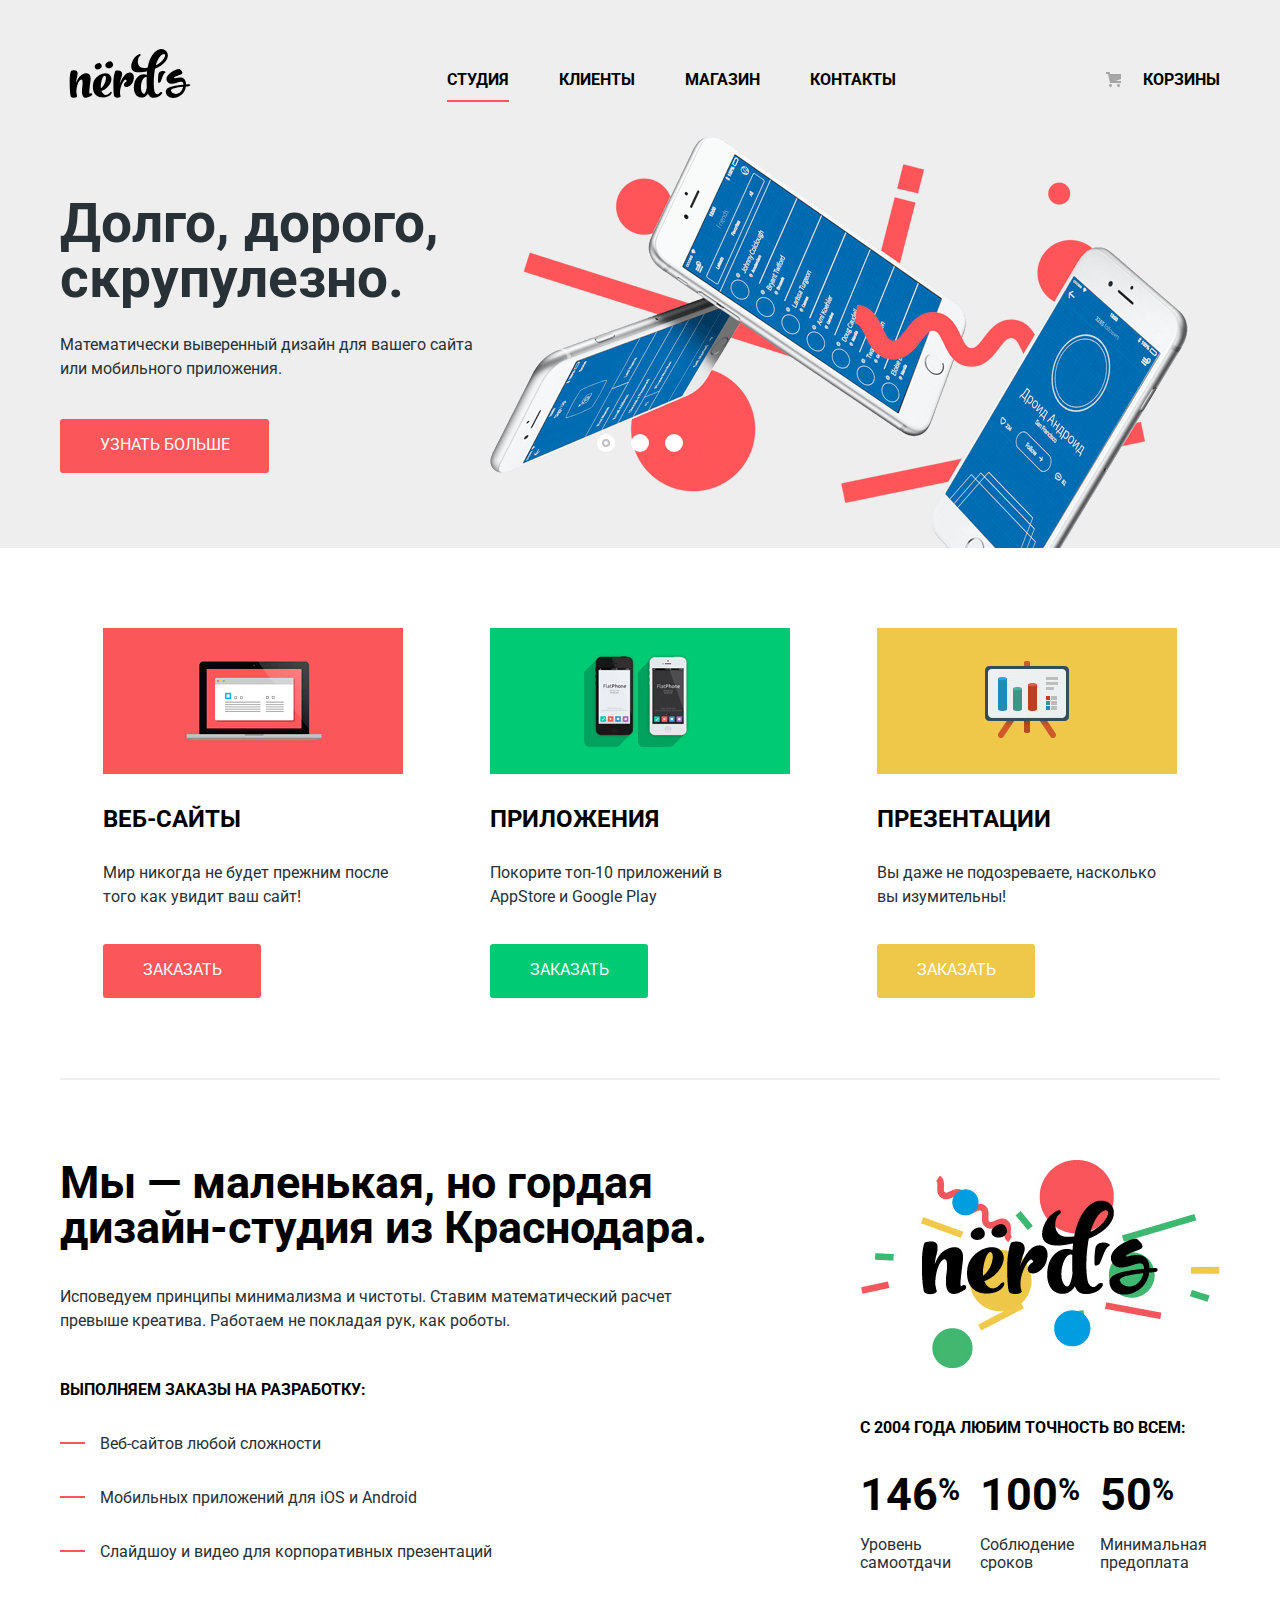
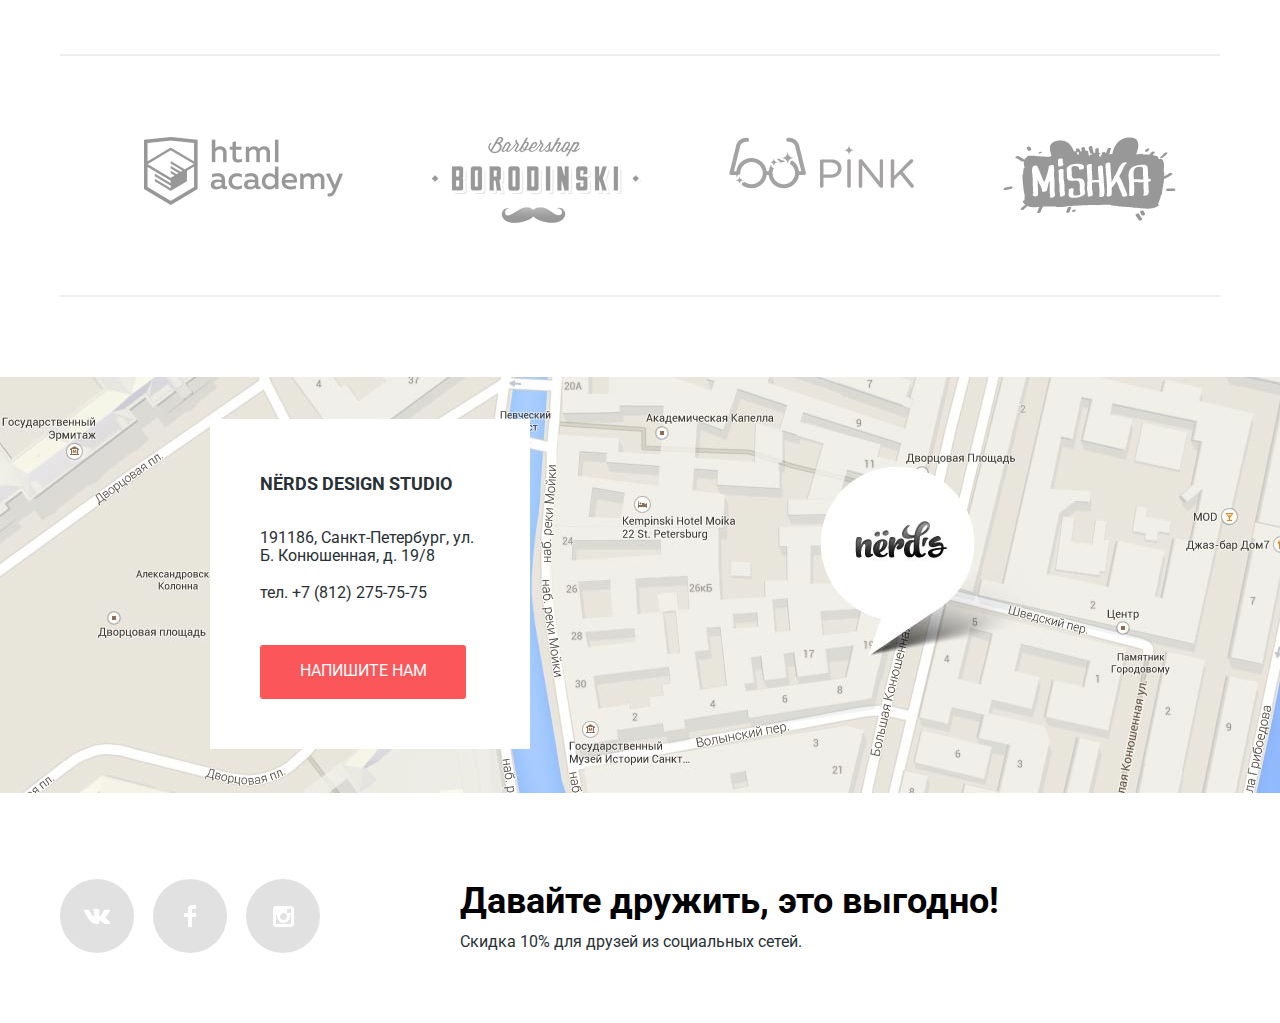
<file: index.html>
<!DOCTYPE html>
<html lang="ru">
<head>
	<meta charset="UTF-8">
	<title>Nerds-главная</title>
	<link rel="shortcut icon" href="img/favicon/favicon.ico" type="image/x-icon">
	<link href="https://fonts.googleapis.com/css?family=Roboto:400,500,700&amp;subset=cyrillic" rel="stylesheet">
	<link rel="stylesheet" href="css/normalize.css">
	<link rel="stylesheet" href="css/style.css">
</head>
<body>
	<header class="main-header">
		<div class="container">
			<nav class="main-navigation">
				<a href="" class="main-header-logo">
					<img src="img/logo/nerds-logo.svg" width="140" height="49" alt="Логотип Nerds">
				</a>
				<ul class="site-navigation">
					<li class="navigation-item current-page"><a href="index.html">Студия</a></li>
					<li class="navigation-item"><a href="#">Клиенты</a></li>
					<li class="navigation-item"><a href="shop.html">Магазин</a></li>
					<li class="navigation-item"><a href="#">Контакты</a></li>
				</ul>
				<ul class="cart-navigation">
					<li><a href="#" class="cart-link">Корзины</a></li>
				</ul>
			</nav>
		</div>
		<section class="features">
			<div class="container">
				<h1 class="visually-hidden">Преимущества</h1>
		<!--***************************************************
							Слайдер
		****************************************************-->
		<section class="slider">
			<div class="slider-controls">
				<i class="active"></i>
				<i></i>
				<i></i>
			</div>
			<ul class="slider-list">
				<li class="slider-item">
					<h3 class="slider-item-title">Долго, дорого,<br> скрупулезно.</h3>
					<p class="slider-item-discr">Математически выверенный дизайн для вашего сайта или мобильного приложения.</p>
					<a href="" class="button">Узнать больше</a>
				</li>
				<li class="slider-item">
					<h3 class="slider-item-title">Любим математику как никто другой</h3>
					<p class="slider-item-discr">Никакого креатива, только математические формулы для расчета идеальных пропорций.</p>
					<a href="" class="button">Узнать больше</a>
				</li>
				<li class="slider-item">
					<h3 class="slider-item-title">Только ночь, только хардкор</h3>
					<p class="slider-item-discr">Работать днем, как все? Мы против этого. Ближе к полуночи работа только начинается.</p>
					<a href="" class="button">Узнать больше</a>
				</li>
			</ul>
		</section>
			</div>
		</section>
	</header>
	<main class="container">
	<!--***************************************************
						Продукты
	****************************************************-->
		<section class="product">
			<h2 class="visually-hidden">Продукты магазина</h2>
			<ul class="product-list">
				<li class="product-item">
					<img src="img/order/illustration-1.png" width="300" height="146" alt="Веб-сайты" class="product-item-img">
					<h3 class="product-item__title">Веб-сайты</h3>
					<p class="product-item__descr">Мир никогда не будет прежним после того как увидит ваш сайт!</p>
					<a href="" class="button">Заказать</a>
				</li>
				<li class="product-item">
					<img src="img/order/illustration-2.png" width="300" height="146" alt="Приложения" class="product-item-img">
					<h3 class="product-item__title">Приложения</h3>
					<p class="product-item__descr">Покорите топ-10 приложений в AppStore и Google Play</p>
					<a href="" class="button button__green">Заказать</a>
				</li>
				<li class="product-item">
					<img src="img/order/illustration-3.png" width="300" height="146" alt="Презентации" class="product-item-img">
					<h3 class="product-item__title">Презентации</h3>
					<p class="product-item__descr">Вы даже не подозреваете, насколько вы изумительны!</p>
					<a href="" class="button button__yellow">Заказать</a>
				</li>
			</ul>
		</section>
		<!--***************************************************
							Описание компании
		****************************************************-->
		<section class="definition">
			<h2 class="visually-hidden">Описание компании</h2>
			<div class="index-columns">
					<div class="index-column__left">
					<h3 class="definition-title">Мы — маленькая, но гордая дизайн-студия из Краснодара.</h3>
					<p class="definition-descr">Исповедуем принципы минимализма и чистоты. Ставим математический расчет превыше креатива. Работаем не покладая рук, как роботы.</p>
					<p class="definition-text">Выполняем заказы на разработку:</p>
					<ul class="definition-list">
						<li class="definition-item"><span class="definition-item__line"></span>Веб-сайтов любой сложности</li>
						<li class="definition-item"><span class="definition-item__line"></span>Мобильных приложений для iOS и Android</li>
						<li class="definition-item"><span class="definition-item__line"></span>Слайдшоу и видео для корпоративных презентаций</li>
					</ul>
				</div>
				<div class="index-column__right">
					<img src="img/logo/nerds-illustration.png" width="360" height="208" alt="Логтип компании Nerds" class="definition-logo">
					<p class="definition-text__right">с 2004 года Любим точность во всем:</p>
					<ul class="definition-list__right">
						<li class="definition-item__right"><span class="definition-item__big">146<small>%</small><br></span>Уровень самоотдачи</li>
						<li class="definition-item__right"><span class="definition-item__big">100<small>%</small><br></span>Соблюдение  сроков</li>
						<li class="definition-item__right"><span class="definition-item__big">50<small>%</small><br></span>Минимальная предоплата</li>
					</ul>
				</div>
			</div>
		</section>
	<!--***************************************************
						Наши клиенты
	****************************************************-->	
		<section class="client">
			<h3 class="visually-hidden">Наши клиенты</h3>
			<ul class="client-list">
				<li class="client-item"><a href="#"><img src="img/partners/logo-1.png" alt=""></a><span class="visually-hidden">HTML academy</span></li>
				<li class="client-item"><a href="#"><img src="img/partners/logo-2.png" alt=""></a><span class="visually-hidden">Барбершоп «бородинский»</span></li>
				<li class="client-item"><a href="#"><img src="img/partners/logo-3.png" alt=""></a><span class="visually-hidden">Pink</span></li>
				<li class="client-item"><a href="#"><img src="img/partners/logo-4.png" alt=""></a><span class="visually-hidden">Mishka</span></li>
			</ul>
		</section>
	</main>
	<!--***************************************************
						Начало футера
	****************************************************-->	
	<footer>
	<!--***************************************************
						Карта
	****************************************************-->	
		<section class="map">
				<iframe src="https://www.google.com/maps/embed?pb=!1m18!1m12!1m3!1d1998.6037872533252!2d30.3208587160895!3d59.938716481876185!2m3!1f0!2f0!3f0!3m2!1i1024!2i768!4f13.1!3m3!1m2!1s0x4696310fca145cc1%3A0x42b32648d8238007!2z0JHQvtC70YzRiNCw0Y8g0JrQvtC90Y7RiNC10L3QvdCw0Y8g0YPQuy4sIDE5LzgsINCh0LDQvdC60YIt0J_QtdGC0LXRgNCx0YPRgNCzLCAxOTExODY!5e0!3m2!1sru!2sru!4v1555792383101!5m2!1sru!2sru" width="100%" height="416" frameborder="0" style="border:0" allowfullscreen></iframe>
			<div class="contact">
				<h3 class="contact-title">NЁRDS DESIGN STUDIO</h3>
				<p class="contact-address">191186, Санкт-Петербург, ул. Б. Конюшенная, д. 19/8</p>
				<p class="contact-tel">тел. +7 (812) 275-75-75</p>
				<a href="#" class="button">Напишите нам</a>
			</div>
		</section>
		<!--***************************************************
							Социальные иконки
		****************************************************-->	
		<section class="footer container">
			<div class="footer-social">
				<ul class="social-list">
					<li class="social-item"><a href="#" class="social-button"><span class="visually-hidden">Вконтакте</span>
						<svg version="1.1" id="Layer_1" xmlns="http://www.w3.org/2000/svg" xmlns:xlink="http://www.w3.org/1999/xlink" x="0px" y="0px"width="26px" height="15px" viewBox="0 0 26 15" enable-background="new 0 0 26 15" xml:space="preserve">
							<path fill="#FFFFFF" d="M16.138,11.51c0.956-0.309,2.18,2.04,3.483,2.939c0.978,0.681,1.727,0.534,1.727,0.534l3.473-0.05
							c0,0,1.815-0.112,0.957-1.554c-0.071-0.12-0.503-1.069-2.585-3.022c-2.177-2.043-1.882-1.712,0.739-5.244
							c1.597-2.153,2.236-3.468,2.036-4.028c-0.192-0.539-1.365-0.399-1.365-0.399L20.69,0.713c-0.381,0.001-0.704,0.119-0.851,0.515
							c-0.003,0.004-0.621,1.666-1.445,3.079c-1.741,2.989-2.436,3.148-2.724,2.961c-0.661-0.433-0.494-1.737-0.494-2.664
							c0-2.897,0.432-4.105-0.846-4.417c-0.427-0.104-0.739-0.172-1.828-0.182c-1.392-0.021-2.574,0-3.244,0.329
							c-0.445,0.223-0.786,0.712-0.579,0.74c0.26,0.035,0.843,0.16,1.155,0.586c0.401,0.552,0.389,1.789,0.389,1.789
							s0.229,3.411-0.54,3.834c-0.528,0.29-1.25-0.302-2.803-3.016C6.087,2.879,5.488,1.345,5.488,1.345S5.372,1.06,5.162,0.904
							C4.912,0.719,4.562,0.66,4.562,0.66L0.848,0.684c0,0-0.558,0.016-0.763,0.262C-0.097,1.164,0.07,1.614,0.07,1.614
							s2.909,6.881,6.203,10.347c3.02,3.182,6.452,2.971,6.452,2.971h1.555c0,0,0.469-0.054,0.709-0.312
							c0.224-0.24,0.214-0.691,0.214-0.691S15.172,11.82,16.138,11.51z"/>
						</svg></a>
					</li>
					<li class="social-item"><a href="#" class="social-button"><span class="visually-hidden">Фейсбук</span><svg version="1.1" id="Layer_2" xmlns="http://www.w3.org/2000/svg" xmlns:xlink="http://www.w3.org/1999/xlink" x="0px" y="0px"
						 width="12px" height="22px" viewBox="0 0 12 22" enable-background="new 0 0 12 22" xml:space="preserve">
					<path fill="#FFFFFF" d="M12,4V0H8C5.791,0,4,1.791,4,4v4H0v4h4v10h4V12h4V8H8V4H12z"/>
					</svg>
					</a>
					</li>
					<li class="social-item"><a href="#" class="social-button"><span class="visually-hidden">Инстаграм</span><svg version="1.1" id="Layer_1" xmlns="http://www.w3.org/2000/svg" xmlns:xlink="http://www.w3.org/1999/xlink" x="0px" y="0px"
					 width="21px" height="21px" viewBox="0 0 21 21" enable-background="new 0 0 21 21" xml:space="preserve">
					<path fill="#FFFFFF" d="M18,0H3C1.35,0,0,1.35,0,3v15c0,1.65,1.35,3,3,3h15c1.65,0,3-1.35,3-3V3C21,1.35,19.65,0,18,0z M10.5,7
						c1.93,0,3.5,1.57,3.5,3.5S12.43,14,10.5,14S7,12.43,7,10.5S8.57,7,10.5,7z M18,18H3V9h1.181C4.067,9.482,4,9.983,4,10.5
						c0,3.59,2.91,6.5,6.5,6.5s6.5-2.91,6.5-6.5c0-0.517-0.066-1.018-0.181-1.5H18V18z M18,7h-4V3h4V7z"/>
				</svg>
				</a>
				</li>
				</ul>
			</div>
		<!--***************************************************
							Текст Футера
		****************************************************-->	
			<div class="footer-text">
				<h3 class="footer-title">Давайте дружить, это выгодно!</h3>
				<p class="footer-discr">Скидка 10% для друзей из социальных сетей.</p>
			</div>
		</section>
	</footer>
		<!--***************************************************
							Текст Футера
		****************************************************-->	

	<section class="modal hidden-block">
		<div class="modal-block">
			<h2 class="modal-title">Напишите нам</h2>
			<form action="post" class="feedback-form">
				<div class="modal-wrap">
					<p class="modal-info">
						<label for="user-name" class="modal-label">Ваше имя:</label>
						<input type="text" id="user-name" name="name" placeholder="Имя Фамилия" class="madal-input">
					</p>
					<p class="modal-info">
						<label for="user-email" class="modal-label">Ваш e-mail:</label>
						<input type="email" id="user-email" name="email" placeholder="email@example.com" class="madal-input">
					</p>
				</div>
				<p>
					<label for="user-text" class="modal-label">Текст письма:</label>
					<textarea name="text" id="user-text" cols="30" rows="5" class="modal-textarea" placeholder="В свободной форме"></textarea>
				</p>
				<button class="button botton-modal" type="submit">Отправить</button>
			</form>
			<button class="button-close" type="button"><span class="visually-hidden">Закрыть</span></button>
		</div>
	</section>
	<div class="modal-overlay hidden-block"></div>
</body>
</html>
</file>
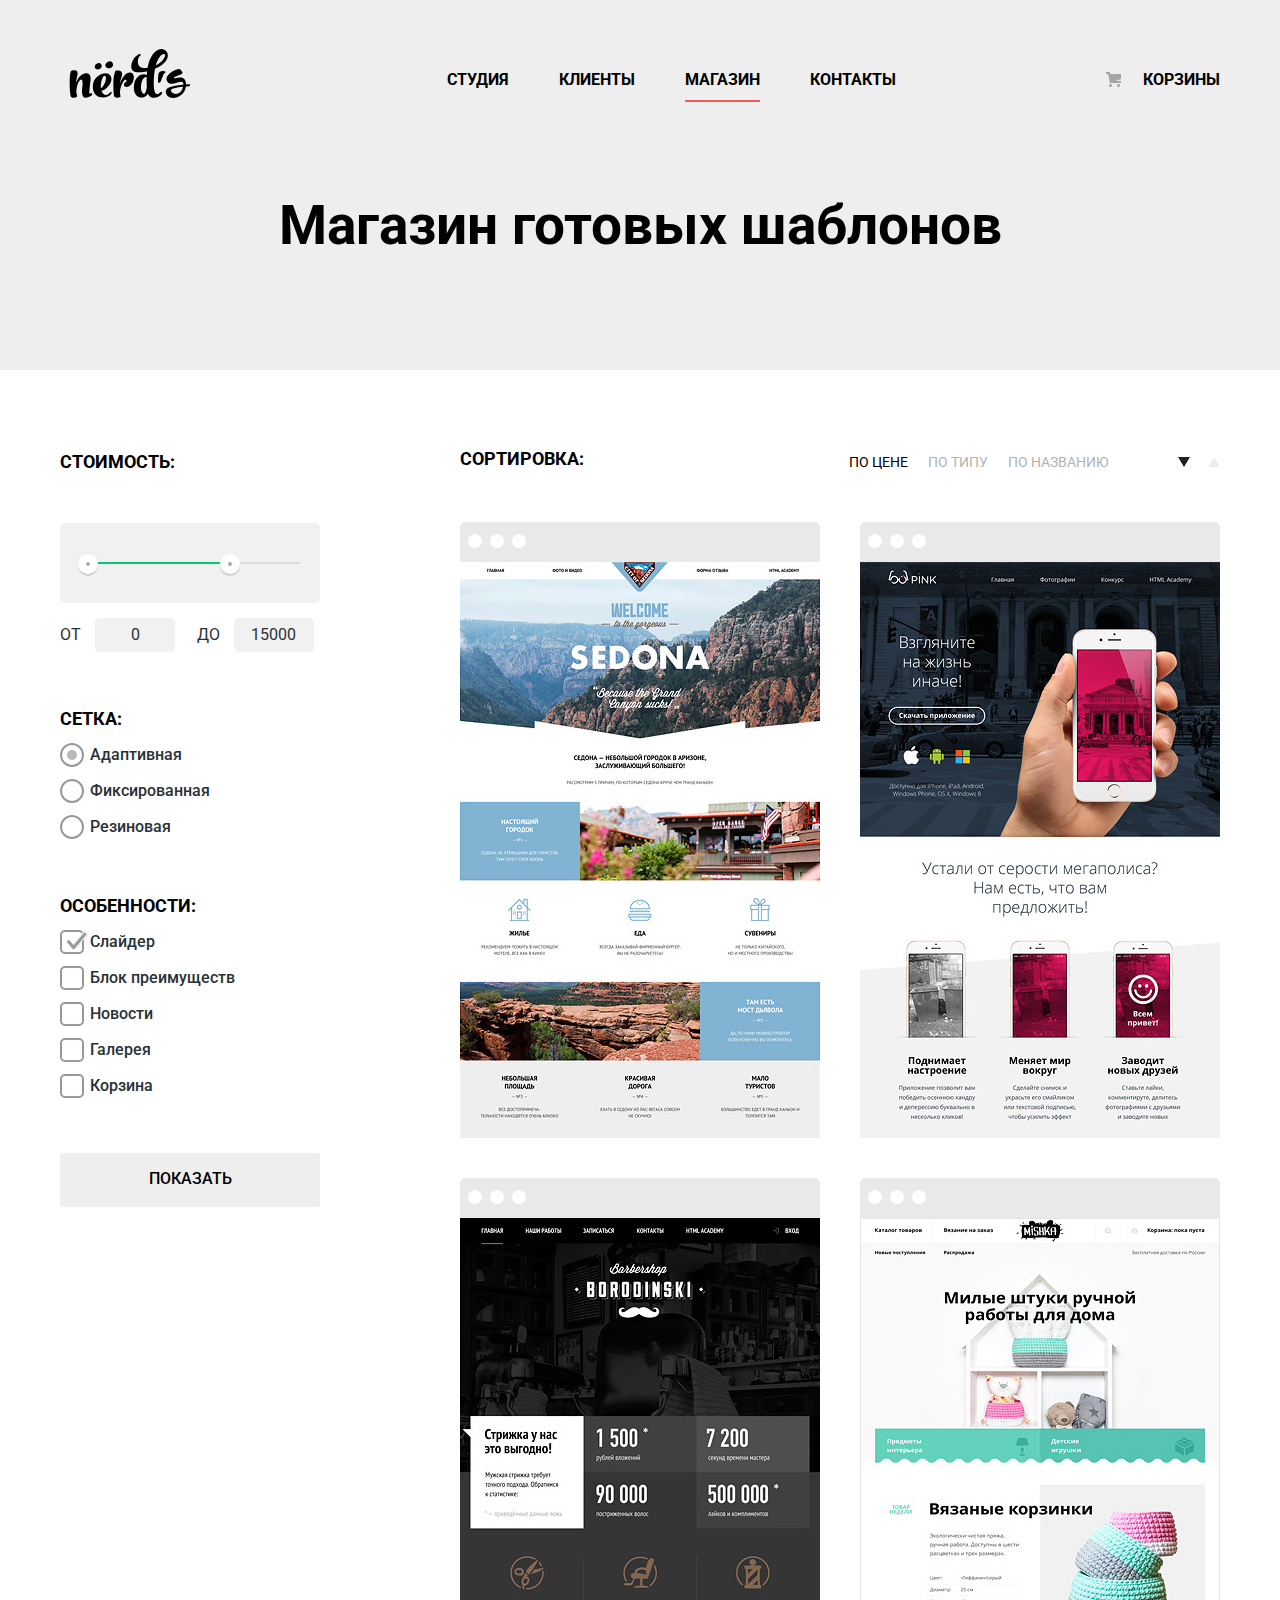
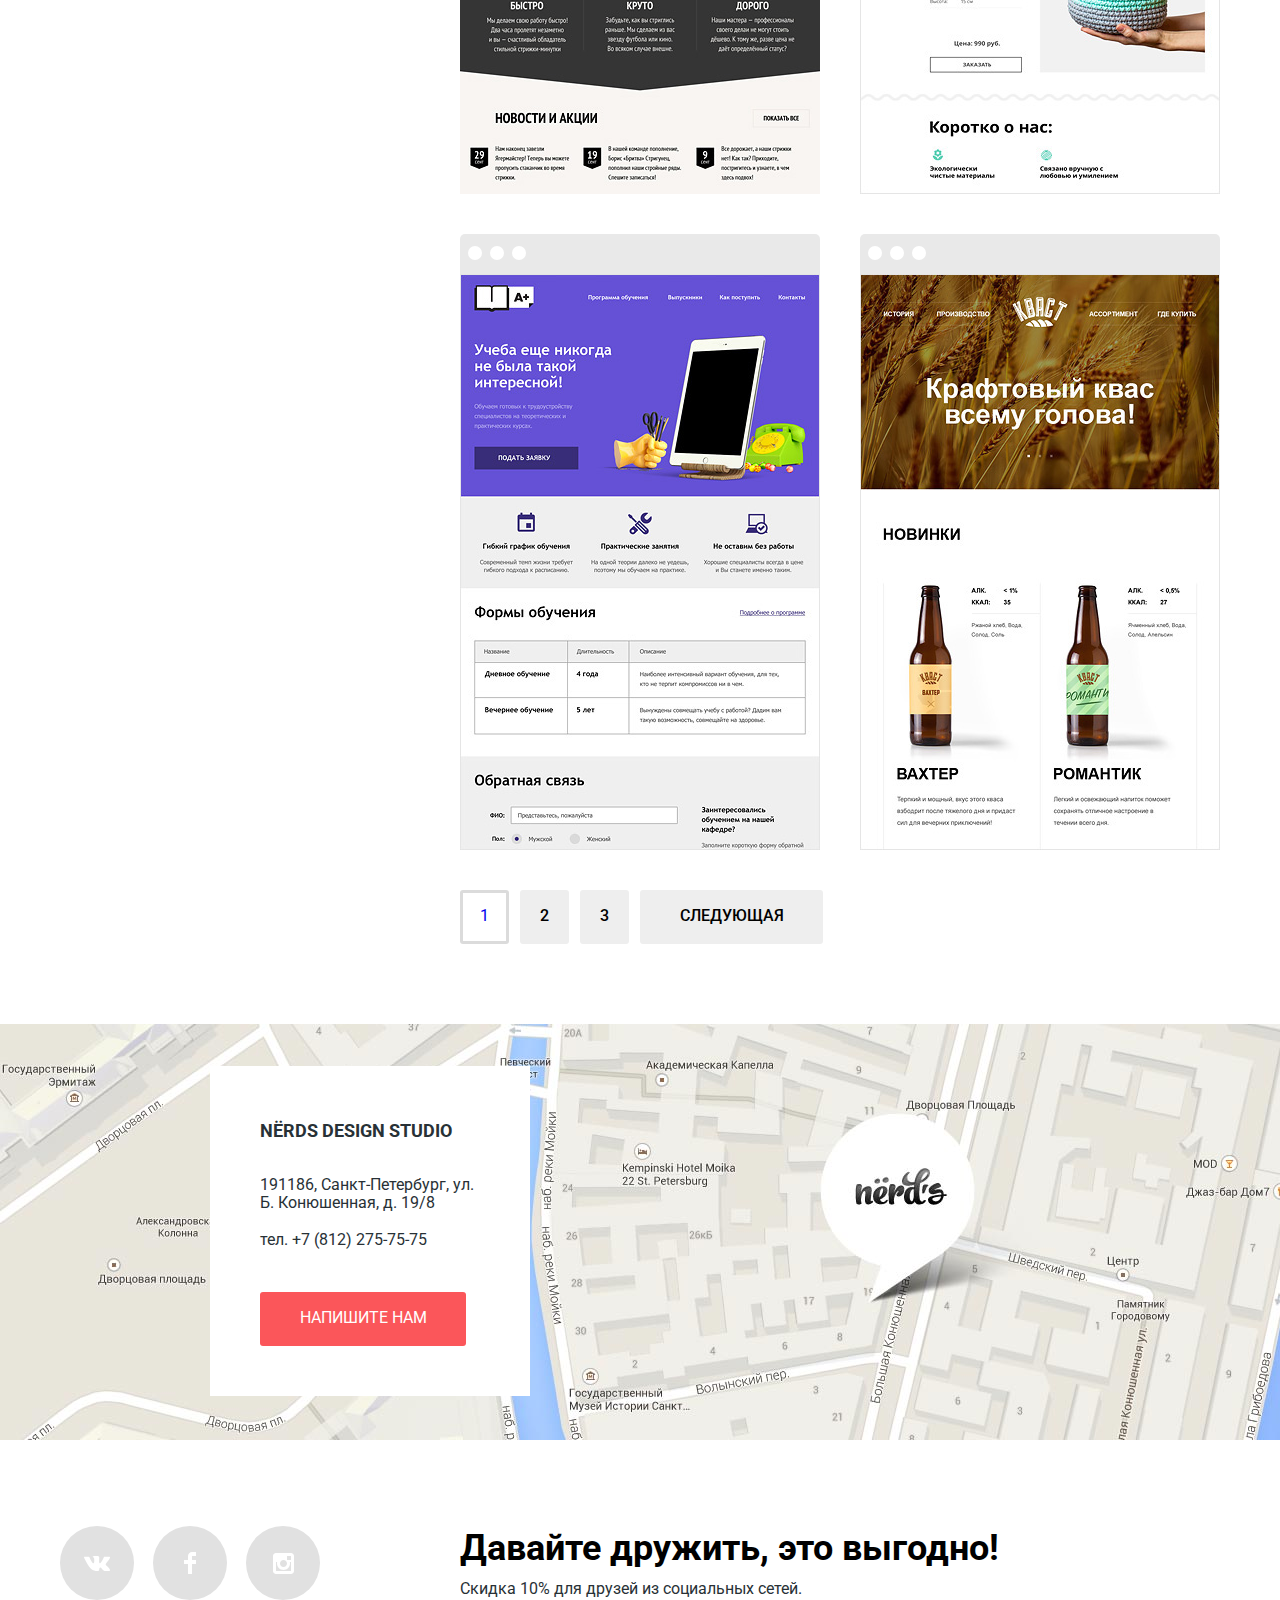
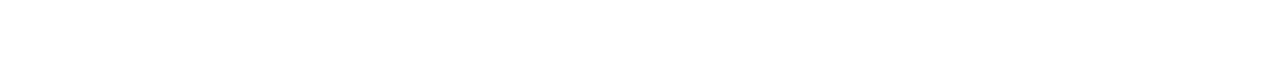
<file: shop.html>
<!DOCTYPE html>
<html lang="ru">
<head>
	<meta charset="UTF-8">
	<title>Nerds-магазин</title>
	<link rel="shortcut icon" href="img/favicon/favicon.ico" type="image/x-icon">
	<link href="https://fonts.googleapis.com/css?family=Roboto:400,500,700&amp;subset=cyrillic" rel="stylesheet">
	<link rel="stylesheet" href="css/normalize.css">
	<link rel="stylesheet" href="css/style.css">
</head>
<body class="page-shop">
	<header class="main-header">
		<div class="container">
			<nav class="main-navigation">
				<a href="" class="main-header-logo">
					<img src="img/logo/nerds-logo.svg" width="140" height="49" alt="Логотип Nerds">
				</a>
				<ul class="site-navigation">
					<li class="navigation-item"><a href="index.html">Студия</a></li>
					<li class="navigation-item"><a href="#">Клиенты</a></li>
					<li class="navigation-item current-page"><a href="shop.html">Магазин</a></li>
					<li class="navigation-item"><a href="#">Контакты</a></li>
				</ul>
				<ul class="cart-navigation">
					<li><a href="#" class="cart-link">Корзины</a></li>
				</ul>
			</nav>
			<h1 class="main-title">Магазин готовых шаблонов</h1>
		</div>
	</header>
	<main class="container">
		<div class="shop-wrap">
			<section class="filter">
				<form action="" method="get">
					<fieldset class="filter-item">
						<legend>Стоимость:</legend>
						<div class="range-filter">
							<div class="range-controls">
								<div class="scale">
									<div class="bar"></div>
								</div>
								<div class="toggle toggle-min"></div>
								<div class="toggle toggle-max"></div>
							</div>
							<div class="price-controls">
								<label for="" class="min-price">от <input name="min-pice" type="text" value="0"></label>
								<label for="" class="max-price">до <input name="max-pice" type="text" value="15000"></label>
							</div>
						</div>
					</fieldset>
					<fieldset class="filter-item">
						<legend>Сетка:</legend>
						<ul class="filter-option">
							<li class="filter-option-item">
								<input class="visually-hidden small-circle" type="radio" name="product-group" value="adaptation" id="filter-adaptation" checked>
								<label class="filter-text indicator-radio" for="filter-adaptation">Адаптивная</label>
							</li>
							<li class="filter-option-item">
								<input class="visually-hidden small-circle" type="radio" name="product-group" value="fixed" id="filter-fixed">
								<label class="filter-text indicator-radio" for="filter-fixed">Фиксированная</label>
							</li>
							<li class="filter-option-item">
								<input class="visually-hidden small-circle" type="radio" name="product-group" value="rubber" id="filter-rubber">
								<label class="filter-text indicator-radio" for="filter-rubber">Резиновая</label>
							</li>
						</ul>
					</fieldset>
					<fieldset class="filter-item">
						<legend>Особенности:</legend>
						<ul class="filter-option">
							<li class="filter-option-item">
								<label class="filter-text indicator-checkbox" for="filter-slider">
									<input class="visually-hidden tick" type="checkbox" name="slider" id="filter-slider" checked>
									<span class="checkbox-active"></span>
									Слайдер
								</label>
							</li>
							<li class="filter-option-item">
								<label class="filter-text indicator-checkbox" for="filter-block-benefit">
									<input class="visually-hidden tick" type="checkbox" name="block-benefit" id="filter-block-benefit">
									Блок преимуществ
									<span class="checkbox-active"></span>
								</label>

							</li>
							<li class="filter-option-item">
								<label class="filter-text indicator-checkbox" for="filter-news">
									<input class="visually-hidden tick" type="checkbox" name="news" id="filter-news">
									Новости
									<span class="checkbox-active"></span>
								</label>

							</li>
							<li class="filter-option-item">
								<label class="filter-text indicator-checkbox" for="filter-passage">
									<input class="visually-hidden tick" type="checkbox" name="passage" id="filter-passage">
									Галерея
									<span class="checkbox-active"></span>
								</label>

							</li>
							<li class="filter-option-item">
								<label class="filter-text indicator-checkbox" for="filter-cart">
									<input class="visually-hidden tick" type="checkbox" name="cart" id="filter-cart">
									Корзина
									<span class="checkbox-active"></span>
								</label>

							</li>
						</ul>
					</fieldset>
					<button type="submit" class="button button-shop-form">Показать</button>
				</form>
			</section>
			<section class="product-items">
				<div class="product-navigation">
					<h3 class="nav-title">Сортировка:</h3>
					<div class="product-navigatio__wrap">
						<ul class="nav-list">
							<li class="nav-list__item"><a class="nav-list__item--link selected" href="#">По цене</a></li>
							<li class="nav-list__item"><a class="nav-list__item--link" href="#">По типу</a></li>
							<li class="nav-list__item"><a class="nav-list__item--link" href="#">По названию</a></li>
						</ul>
						<ul class="nav-sort">
							<li class="nav-sort__arrow-down"><a href="#" class="nav-sort__arrow-down--link arrow-down__active"></a></li>
							<li class="nav-sort__arrow-up"><a href="#" class="nav-sort__arrow-up--link"></a></li>
						</ul>
					</div>
				</div>
				<ul class="catalog">
					<li class="catalog-product">
						<div class="catalog-product__heder">
							<span class="catalog-product__header--circle"></span>
							<span class="catalog-product__header--circle"></span>
							<span class="catalog-product__header--circle"></span>
						</div>
						<img class="catalog-product__img" src="img/product/img-sedona.jpg" alt="сайт sedona">
						<div class="catalog-product__footer">
							<h3 class="catalog-product__footer-title">Sedona</h3>
							<p class="catalog-product__footer-descr">Информационный сайт<br>для туристов</p>
							<a href="#" class="button button-product">9 900 руб.</a>
						</div>
					</li>
					<li class="catalog-product">
						<div class="catalog-product__heder">
							<span class="catalog-product__header--circle"></span>
							<span class="catalog-product__header--circle"></span>
							<span class="catalog-product__header--circle"></span>
						</div>
						<img class="catalog-product__img" src="img/product/img-pink.jpg" alt="сайт pink">
						<div class="catalog-product__footer">
							<h3 class="catalog-product__footer-title">Pink App</h3>
							<p class="catalog-product__footer-descr">Продуктовый лендинг<br>приложения для iOS и Android</p>
							<a href="#" class="button button-product">9 900 руб.</a>
						</div>
					</li>
					<li class="catalog-product">
						<div class="catalog-product__heder">
							<span class="catalog-product__header--circle"></span>
							<span class="catalog-product__header--circle"></span>
							<span class="catalog-product__header--circle"></span>
						</div>
						<img class="catalog-product__img" src="img/product/img-barbershop.jpg" alt="сайт barbershop">
						<div class="catalog-product__footer">
							<h3 class="catalog-product__footer-title">barbershop</h3>
							<p class="catalog-product__footer-descr">Сайт салоны красоты.<br>Для мужчин, да.</p>
							<a href="#" class="button button-product">9 900 руб.</a>
						</div>
					</li>
					<li class="catalog-product">
						<div class="catalog-product__heder">
							<span class="catalog-product__header--circle"></span>
							<span class="catalog-product__header--circle"></span>
							<span class="catalog-product__header--circle"></span>
						</div>
						<img class="catalog-product__img" src="img/product/img-mishka.jpg" alt="сайт mishka">
						<div class="catalog-product__footer">
							<h3 class="catalog-product__footer-title">mishka</h3>
							<p class="catalog-product__footer-descr">Интернет-магазин<br>  вязаных игрушек</p>
							<a href="#" class="button button-product">9 900 руб.</a>
						</div>
					</li>
					<li class="catalog-product">
						<div class="catalog-product__heder">
							<span class="catalog-product__header--circle"></span>
							<span class="catalog-product__header--circle"></span>
							<span class="catalog-product__header--circle"></span>
						</div>
						<img class="catalog-product__img" src="img/product/img-aplus.jpg" alt="сайт aplus">
						<div class="catalog-product__footer">
							<h3 class="catalog-product__footer-title">a plus</h3>
							<p class="catalog-product__footer-descr">Лендинг курсов повышения<br>квалификации</p>
							<a href="#" class="button button-product">9 900 руб.</a>
						</div>
					</li>
					<li class="catalog-product">
						<div class="catalog-product__heder">
							<span class="catalog-product__header--circle"></span>
							<span class="catalog-product__header--circle"></span>
							<span class="catalog-product__header--circle"></span>
						</div>
						<img class="catalog-product__img" src="img/product/img-kvast.jpg" alt="сайт kvast">
						<div class="catalog-product__footer">
							<h3 class="catalog-product__footer-title">кваст</h3>
							<p class="catalog-product__footer-descr">Промо-сайт производителя<br>крафтового кваса</p>
							<a href="#" class="button button-product">9 900 руб.</a>
						</div>
					</li>
				</ul>
				<div class="product-page">
					<ul class="product-page__list">
						<li class="product-page__list-item">
							<a href="#" class="product-page__list-item--link page-active">1</a>
						</li>
						<li class="product-page__list-item">
							<a href="#" class="product-page__list-item--link page-button">2</a>
						</li>
						<li class="product-page__list-item">
							<a href="#" class="product-page__list-item--link page-button">3</a>
						</li>
						<li class="product-page__list-item">
							<a href="#" class="button button-shop-form page-button">следующая</a>
						</li>
					</ul>
				</div>
			</section>
		</div>
	</main>


		<footer>
	<!--***************************************************
						Карта
	****************************************************-->	
		<section class="map">
			<iframe src="https://www.google.com/maps/embed?pb=!1m18!1m12!1m3!1d1998.6037872533252!2d30.3208587160895!3d59.938716481876185!2m3!1f0!2f0!3f0!3m2!1i1024!2i768!4f13.1!3m3!1m2!1s0x4696310fca145cc1%3A0x42b32648d8238007!2z0JHQvtC70YzRiNCw0Y8g0JrQvtC90Y7RiNC10L3QvdCw0Y8g0YPQuy4sIDE5LzgsINCh0LDQvdC60YIt0J_QtdGC0LXRgNCx0YPRgNCzLCAxOTExODY!5e0!3m2!1sru!2sru!4v1555792383101!5m2!1sru!2sru" width="100%" height="416" frameborder="0" style="border:0" allowfullscreen></iframe>
			<div class="contact">
				<h3 class="contact-title">NЁRDS DESIGN STUDIO</h3>
				<p class="contact-address">191186, Санкт-Петербург, ул. Б. Конюшенная, д. 19/8</p>
				<p class="contact-tel">тел. +7 (812) 275-75-75</p>
				<a href="#" class="button">Напишите нам</a>
			</div>
		</section>
		<!--***************************************************
							Социальные иконки
		****************************************************-->	
		<section class="footer container">
			<div class="footer-social">
				<ul class="social-list">
					<li class="social-item"><a href="#" class="social-button"><span class="visually-hidden">Вконтакте</span>
						<svg version="1.1" id="Layer_1" xmlns="http://www.w3.org/2000/svg" xmlns:xlink="http://www.w3.org/1999/xlink" x="0px" y="0px"width="26px" height="15px" viewBox="0 0 26 15" enable-background="new 0 0 26 15" xml:space="preserve">
							<path fill="#FFFFFF" d="M16.138,11.51c0.956-0.309,2.18,2.04,3.483,2.939c0.978,0.681,1.727,0.534,1.727,0.534l3.473-0.05
							c0,0,1.815-0.112,0.957-1.554c-0.071-0.12-0.503-1.069-2.585-3.022c-2.177-2.043-1.882-1.712,0.739-5.244
							c1.597-2.153,2.236-3.468,2.036-4.028c-0.192-0.539-1.365-0.399-1.365-0.399L20.69,0.713c-0.381,0.001-0.704,0.119-0.851,0.515
							c-0.003,0.004-0.621,1.666-1.445,3.079c-1.741,2.989-2.436,3.148-2.724,2.961c-0.661-0.433-0.494-1.737-0.494-2.664
							c0-2.897,0.432-4.105-0.846-4.417c-0.427-0.104-0.739-0.172-1.828-0.182c-1.392-0.021-2.574,0-3.244,0.329
							c-0.445,0.223-0.786,0.712-0.579,0.74c0.26,0.035,0.843,0.16,1.155,0.586c0.401,0.552,0.389,1.789,0.389,1.789
							s0.229,3.411-0.54,3.834c-0.528,0.29-1.25-0.302-2.803-3.016C6.087,2.879,5.488,1.345,5.488,1.345S5.372,1.06,5.162,0.904
							C4.912,0.719,4.562,0.66,4.562,0.66L0.848,0.684c0,0-0.558,0.016-0.763,0.262C-0.097,1.164,0.07,1.614,0.07,1.614
							s2.909,6.881,6.203,10.347c3.02,3.182,6.452,2.971,6.452,2.971h1.555c0,0,0.469-0.054,0.709-0.312
							c0.224-0.24,0.214-0.691,0.214-0.691S15.172,11.82,16.138,11.51z"/>
						</svg></a>
					</li>
					<li class="social-item"><a href="#" class="social-button"><span class="visually-hidden">Фейсбук</span><svg version="1.1" id="Layer_2" xmlns="http://www.w3.org/2000/svg" xmlns:xlink="http://www.w3.org/1999/xlink" x="0px" y="0px"
						 width="12px" height="22px" viewBox="0 0 12 22" enable-background="new 0 0 12 22" xml:space="preserve">
					<path fill="#FFFFFF" d="M12,4V0H8C5.791,0,4,1.791,4,4v4H0v4h4v10h4V12h4V8H8V4H12z"/>
					</svg>
					</a>
					</li>
					<li class="social-item"><a href="#" class="social-button"><span class="visually-hidden">Инстаграм</span><svg version="1.1" id="Layer_1" xmlns="http://www.w3.org/2000/svg" xmlns:xlink="http://www.w3.org/1999/xlink" x="0px" y="0px"
					 width="21px" height="21px" viewBox="0 0 21 21" enable-background="new 0 0 21 21" xml:space="preserve">
					<path fill="#FFFFFF" d="M18,0H3C1.35,0,0,1.35,0,3v15c0,1.65,1.35,3,3,3h15c1.65,0,3-1.35,3-3V3C21,1.35,19.65,0,18,0z M10.5,7
						c1.93,0,3.5,1.57,3.5,3.5S12.43,14,10.5,14S7,12.43,7,10.5S8.57,7,10.5,7z M18,18H3V9h1.181C4.067,9.482,4,9.983,4,10.5
						c0,3.59,2.91,6.5,6.5,6.5s6.5-2.91,6.5-6.5c0-0.517-0.066-1.018-0.181-1.5H18V18z M18,7h-4V3h4V7z"/>
				</svg>
				</a>
				</li>
				</ul>
			</div>
		<!--***************************************************
							Текст Футера
		****************************************************-->	
			<div class="footer-text">
				<h3 class="footer-title">Давайте дружить, это выгодно!</h3>
				<p class="footer-discr">Скидка 10% для друзей из социальных сетей.</p>
			</div>
		</section>
	</footer>
		<!--***************************************************
							Текст Футера
		****************************************************-->	

	<section class="modal hidden-block">
		<div class="modal-block">
			<h2 class="modal-title">Напишите нам</h2>
			<form action="post" class="feedback-form">
				<div class="modal-wrap">
					<p class="modal-info">
						<label for="user-name" class="modal-label">Ваше имя:</label>
						<input type="text" id="user-name" name="name" placeholder="Имя Фамилия" class="madal-input">
					</p>
					<p class="modal-info">
						<label for="user-email" class="modal-label">Ваш e-mail:</label>
						<input type="email" id="user-email" name="email" placeholder="email@example.com" class="madal-input">
					</p>
				</div>
				<p>
					<label for="user-text" class="modal-label">Текст письма:</label>
					<textarea name="text" id="user-text" cols="30" rows="5" class="modal-textarea" placeholder="В свободной форме"></textarea>
				</p>
				<button class="button botton-modal" type="submit">Отправить</button>
			</form>
			<button class="button-close" type="button">Закрыть</button>
		</div>
	</section>
	<div class="modal-overlay hidden-block"></div>
</body>
</html>
</file>
<file: css/style.css>
/*******************************************************************************
******************************Основные стили***********************************
*******************************************************************************/
body {
	margin: 0;
	padding: 0;

	font-family: 'Roboto', sans-serif;
	font-size: 16px;
	line-height: 24px;
	font-weight: 400;
	color: #283136;
}

.visually-hidden:not(:focus):not(:active),
input[type="checkbox"].visually-hidden,
input[type="radio"].visually-hidden {
	position: absolute;

	width: 1px;
	height: 1px;
	margin: -1px;
	border: 0;
	padding: 0;

	white-space: nowrap;

	clip-path: inset(100%);
	clip: rect(0 0 0 0);
	overflow: hidden;
}

a {
	text-decoration: none;
}

.hidden-block {
	display: none;
}

.visible-block {
	display: block;
}

/*******************************************************************************
******************************Стили кнопок**************************************
*******************************************************************************/

.button {
	display: inline-block;

	padding-top: 17px;
	padding-bottom: 19px;
	padding-left: 40px;
	padding-right: 39px;

	background-color: #fb565a;
	border-radius: 3px;

	font-size: 16px;
	line-height: 18px;
	color: #ffffff;
	text-transform: uppercase;
	
	box-sizing: border-box;
	
	cursor: pointer;

	border-style: none;

	outline: none;
}

.button:hover {
	background-color: #e74246;
}

.button:active {
	background-color: #d7373b;

	color: #e38486;
}

.button__green {
	background-color: #00ca74;
}

.button__green:hover {
	background-color: #00bc6c;
}

.button__green:active {
	background-color: #00aa62;

	color: #4dc491;
}

.button__yellow {
	background-color: #efc84a;
}

.button__yellow:hover {
	background-color: #eab534;
}

.button__yellow:active {
	background-color: #e5a722;

	color: #edc265;
}

.botton-modal {
	padding-left: 80px;
	padding-right: 80px;
}

/*кнопки на страницы шопа*/
.button-shop-form {
	background-color: #eeeeee;

	color: #000000;

	font-size: 16px;
	line-height: 18px;
	font-weight: 500;

	width: 100%;
	max-width: 260px;

}

.button-shop-form:hover,
.button-shop-form:focus {
	background-color: #dfdfdf;
}

.button-shop-form:active {
	box-shadow: inset 0 2px 0px #bfbfbf;

	color: #959595;
}
/*кнопка закрытия в модальном окне*/
.button-close {
	position: absolute;
	
	top: 80px;
	right: 90px;

	width: 23px;
	height: 23px;

	border: none;
	
	background-color: transparent;

	cursor: pointer;

	outline: none;
}


.button-close:before,
.button-close:after {
	content: "";

	width: 23px;
	height: 3px;


	position: absolute;
	top: 10px;
	right: 0;
	
	background-color: #fecccd;
}

.button-close:before {
	transform: rotate(45deg);
}

.button-close:after {
	transform: rotate(-45deg);
}

.button-close:hover:before,
.button-close:hover:after,
.button-close:focus:before,
.button-close:focus:after {
	background-color: #fb565a;
}

.button-close:active:before,
.button-close:active:after {
	background-color: #ffeeee;
}
/*кнопка на карточках*/

.button-product {
	width: 100%;
	max-width: 200px;

	text-align: center;

	background-color: #fb565a;
}

.button-product:hover,
.button-product:focus {
	background-color: #e74246;
}

.button-product:active {
	background-color: #d7373b;
}
/*******************************************************************************
******************************Стили главной страницы****************************
*******************************************************************************/
/*******************************************************************************
******************************Стили наигации************************************
*******************************************************************************/
.main-header {
	margin: 0;
	margin-bottom: 80px;
	padding: 0;
	padding-top: 49px;
	background-color: #eeeeee;
	position: relative;
}

.main-header-logo:hover {
	opacity: 0.8;
}

.main-header-logo:active {
	opacity: 0.3;
}

.main-navigation {
	display: flex;
	justify-content: space-between;

	font-size: 16px;
	line-height: 30px;
	text-transform: uppercase;
	color: #000000;
	font-weight: 700;
}

.site-navigation {
	width: 490px;

	display: flex;
	justify-content: space-between;
	flex-wrap: wrap;
}

.navigation-item {
	margin: 0 20px;
	padding: 0;

	list-style: none;
}

.navigation-item a {
	display: block;
	
	padding-bottom: 5px;

	color: #000000;
}

.navigation-item a:hover {
	color: #fb565a;
}

.navigation-item a:active {
	color: #a6a6a6;
}

.current-page {
	border-bottom: 2px solid #fb565a;
}

.cart-navigation {
	list-style: none;

	position: relative;
}

.cart-link {
	color: #000000;
}

.cart-link:before {
	content: "";

	display: inline-block;

	position: absolute;
	left: 3px;
	top: 7px;

	width: 20px;
	height: 20px;

	vertical-align: middle;
	text-align: center;

	background: url(../img//icons/cart-icon.png);
	background-repeat: no-repeat;
	
}

.cart-link:hover {
	color: #fb565a;
}
/*******************************************************************************
**************************Секция преимуществ + слайдер**************************
*******************************************************************************/
.slider {
	position: relative;

	background-color: #eeeeee;
}

.slider-item {
	display: none;
	padding: 78px 0 75px 0;
}

.slider-item:nth-child(1) {
	display: block;
}

.slider-item:nth-child(1) {
	background-image: url(../img/slider/slide1.png);
	background-repeat: no-repeat;
	background-position: 93% 18px;
}

.slider-item:nth-child(2) {
	background-image: url(../img/slider/slide2.png);
	background-repeat: no-repeat;
	background-position: 100% 0px;
}

.slider-item:nth-child(3) {
	background-image: url(../img/slider/slide3.png);
	background-repeat: no-repeat;
	background-position: 100% 20px;
}

.slider-list {
	margin: 0;
	padding: 0;

	list-style: none;
}

.slider-item-title {
	max-width: 600px;
	margin: 0;
	margin-bottom: 27px;

	font-size: 55px;
	line-height: 55px;
	font-weight: 700;
}

.slider-item-discr {
	max-width: 430px;
	margin: 0;
	margin-bottom: 38px;
}
/*******************************************************************************
*******************************Пагинация****************************************
*******************************************************************************/
.slider-controls {
	position: absolute;
	left: 50%;
	bottom: 104px;
	z-index: 100;

	width: 160px;
	height: 18px;

	text-align: center;
	font-size: 0;
	transform: translate(-50%);
}

.slider-controls i{
	position: relative;

	display: inline-block;
	width: 18px;
	height: 18px;
	padding: 8px;

	border-radius: 50%;
	cursor: pointer;
}

.slider-controls i::after {
	content: "";

	position: absolute;
	top: 8px;
	left: 8px;
	z-index: 1;

	width: 18px;
	height: 18px;

	background: #ffffff;

	border-radius: 50%;
}

.slider-controls .active::before {
	content: "";

	position: absolute;
	left: 50%;
	top: 50%;
	z-index: 2;

	width: 4px;
	height: 4px;
	margin: -4px;

	background-color: inherit;
	border: 2px solid #c1c1c1;
	border-radius: 50%;
}

/*******************************************************************************
*******************************Продукты****************************************
*******************************************************************************/
.product {
	margin-bottom: 80px;
}

.product-list {
	display: flex;
	justify-content: space-around;

	list-style: none;

	padding: 0;
}

.product-item {
	width: 300px;
}

.product-item-img {
	margin-bottom: 23px;
}

.product-item__title {
	margin: 0;
	margin-bottom: 27px;
	padding: 0;

	font-size: 24px;
	line-height: 30px;

	color: #000000;

	text-transform: uppercase;
}

.product-item__descr {
	margin: 0;
	margin-bottom: 35px;
	padding: 0;

	line-height: 24px;
}

/*******************************************************************************
******************************Описание компании***************************************
*******************************************************************************/
.definition {
	border-top: 2px solid #eeeeee;

	padding-top: 80px;
	padding-bottom: 60px;
}

.definition-title {
	margin: 0;
	margin-bottom: 35px;

	font-size: 45px;
	line-height: 45px;

	color: #000000;
}

.definition-descr {
	font-size: 16px;
	line-height: 24px;

	margin-bottom: 45px;
}

.definition-text {
	margin: 0;
	margin-bottom: 30px;

	font-size: 16px;
	line-height: 24px;
	font-weight: 700;

	color: #000000;

	text-transform: uppercase;
}

.definition-list {
	list-style: none;
}

.definition-item {
	margin-bottom: 30px;

	font-size: 16px;
	line-height: 24px;

	position: relative;
}
.definition-item__line {
	width: 25px;
	height: 2px;

	display: inline-block;
	position: absolute;
	left: -40px;
	top: 10px;

	background-color: #fb565a;
}
/**********************правая колонка**************/

.definition-logo {
	margin-bottom: 41px;
}

.definition-text__right {
	margin: 0;
	margin-bottom: 50px;

	font-size: 16px;
	line-height: 24px;
	font-weight: 700;
	color: #000000;

	text-transform: uppercase;
}

.definition-list__right {
	padding: 0;

	display: flex;

	list-style: none;
}

.definition-item__right {
	margin-right: 20px;

	font-size: 16px;
	line-height: 18px;
}

.definition-item__big {
	display: inline-block;

	margin-bottom: 36px;

	font-size: 45px;
	font-weight: 700;
	line-height: 10px;

	color: #000000;
}

.definition-item__big small {
	margin: 0;
	padding: 0;
	
	font-size: 30px;
	line-height: 0;

	vertical-align: top;
}

/*******************************************************************************
******************************Секция клиенты***************************************
*******************************************************************************/

.client {
	padding-top: 65px;
	padding-bottom: 45px;

	border-top: 2px solid #eeeeee;
	border-bottom: 2px solid #eeeeee;
}

.client-list {
	display: flex;
	justify-content: space-around;

	list-style: none;
}

.client-item {
	opacity: 0.4;
}

.client-item:hover {
	opacity: 1;
}

.client-item:active {
	opacity: 0.2;
}

/*******************************************************************************
******************************Секция карты***************************************
*******************************************************************************/

.map {
	margin-top: 80px;
	margin-bottom: 70px;
	padding: 0;

	position: relative;

	height: 416px;

	background-image: url(../img/map/map-marker.jpg);
	background-repeat: no-repeat;
	background-size: cover;
	
}

.map-yandex {
	width: 100%
	height: 416px;
}

.map-img {
	width: 100%;
}

.map-img img {
	width: 100%;
}

.contact {
	max-width: 320px;

	padding: 50px;


	background-color: #ffffff;

	position: absolute;

	top: 42px;
	left: 210px;

	box-sizing: border-box;
}

.contact-title {
	padding: 0;
	margin: 0;
	margin-bottom: 30px;

	font-size: 18px;
	line-height: 30px;
}

.contact-tel {
	margin-bottom: 40px;

}

.contact-address {
	padding: 0;
	margin: 0;

	font-size: 16px;
	line-height: 18px;
}

/*******************************************************************************
******************************социальные сети и футер***************************
*******************************************************************************/
	
.footer {
	display: flex;
}

.footer-social {
	width: 260px;
}

.social-list {
	display: flex;
	justify-content: space-between;

	padding: 0;

	list-style: none;
}

.social-item {

}

.social-button {
	display: flex;
	
	width: 74px;
	height: 74px;

	border-radius: 50%;
	
	background-color: #e1e1e1;
	
	align-items: center;
	justify-content: center;
}

.social-button:hover {
	background-color: #e74246;
}

.social-button:active {
	background-color: #d7373b;
}

.social-button:active path {
	background-color: #d7373b;
	fill: #e37376;
}

.footer-text {
	width: 560px;
	
	margin-left: 140px;
	margin-bottom: 70px;
}

.footer-title {
	margin: 0;
	margin-top: 20px;

	font-size: 36px;
	line-height: 36px;
	color: #000000;
}

.footer-discr {
	margin: 0;
	margin-top: 12px;

	font-size: 16px;
	line-height: 22px;
}
/*******************************************************************************
******************************Модальное окно***************************************
*******************************************************************************/
.modal {
	position: fixed;
	top: 50%;
	left: 50%;

	margin-left: -480px;
	margin-top: -330px;

	width: 100%;
	height: 100%;
	

	z-index: 1;
}

.modal-block {
	width: 960px;

	box-sizing: border-box;
	
	padding: 75px 100px 85px;

	box-shadow: 0px 10px 45px rgba(0,0,0,0.5);

	background-color: #ffffff;

	position: relative;
}

.modal-title {
	margin: 0;
	margin-bottom: 50px;

	font-size: 45px;
	line-height: 45px;
	font-weight: 700;

	color: #000000;
}

.modal-wrap {
	display: flex;
	justify-content: space-between;
}

.modal-info {
	
}

.modal-label {
	display: block;

	margin-bottom: 13px;

	font-size: 16px;
	line-height: 18px;
	font-weight: 700;
}

.madal-input {
	width: 360px;

	box-sizing: border-box;
	
	padding: 15px;

	border: 2px solid #d7dcde;
	border-radius: 3px;

	outline: none;
}

.madal-input:hover {
	border-color: #b4b9bb;
}

.madal-input:focus {
	border-color: #000000;
	color: #444444;
}

.modal-textarea {

	box-sizing: border-box;
	
	margin-bottom: 47px;
	padding: 15px;
	
	width: 760px;
	min-height: 60px;

	resize: none;

	border: 2px solid #d7dcde;
	border-radius: 3px;

	outline: none;
}

.modal-textarea:hover {
	border-color: #b4b9bb;
}

.modal-textarea:focus {
	border-color: #000000;
	color: #444444;
}

.modal-overlay {
	position: 	fixed;	

	top: 0;	
	left: 0;	
	
	width: 100%;
	height: 100%;

	background-color: 	rgba(0,0,0,0.4);
}

/*******************************************************************************
*************************Стили страницы магазина********************************
*******************************************************************************/

.main-title {

	padding-bottom: 117px;
	margin-top: 80px;

	text-align: center;

	font-size: 55px;
	line-height: 55px;
	font-weight: 700;
	color: #000000;
}

/*******************************************************************************
***********************************Филтер***************************************
*******************************************************************************/
.filter {
	width: 100%;
	max-width: 400px;
}

.filter-item {
	margin: 0;
	margin-bottom: 55px;
	padding: 0;

	border: none;
}

.filter-item legend {
	font-size: 18px;
	line-height: 24px;
	text-transform: uppercase;
	font-weight: 700;
	color: #000000;
}

.range-filter {
	width: 260px;
	margin-top: 49px;
}

.range-controls {
	position: relative;

	height: 41px;
	margin-bottom: 15px;
	padding-top: 39px;
	padding-right: 20px;
	padding-left: 20px;

	background-color: #f1f1f1;

	border-radius: 5px;
}

.range-controls .scale {
	height: 2px;

	background: #d7dcde;
}

.range-controls .bar {
	width: 70%;
	height: 2px;

	background: #00ca74;
}

.range-controls .toggle {
	position: absolute;
	top: 31px;
	left: 0;

	width: 4px;
	height: 4px;
	padding: 0;

	border: 8px solid #ffffff;
	background-color: #ababab;
	box-shadow: 0 2px 1px 0 #cfcfcf;
	border-radius: 50%;
	cursor: pointer;
}

.range-controls .toggle-min {
	left: 18px;
}

.range-controls .toggle-max {
	left: 160px;
}

.price-controls {
	font-size: 0;
}

.price-controls label {
	display: inline-block;
	width: 50%;

	font-size: 16px;
	text-transform: uppercase;
}

.price-controls input {
	width: 60px;
	padding: 8px 10px;
	margin-left: 10px;

	font-family: Roboto, sans-serif;
	font-size: 16px;
	text-align: center;
	color: #283136;

	border: none;
	border-radius: 5px;
	background-color: #f1f1f1;
}

.max-price {
	text-align: center;
	
}

/*Блоки Сетка и Особенности*/
.filter-option {
	margin: 0;
	margin-top: 12px;
	padding: 0;

	list-style: none;
}

.filter-option-item {
	margin: 0;
	margin-top: 12px;
	padding: 0;
}

.filter-text {
	font-size: 16px;
	line-height: 20px;
	font-weight: 500;

	cursor: pointer;
}

.filter-option-item {
	position: relative;
	
	padding-left: 30px;
}

.filter-option-item:hover,
.filter-option-item:focus {
	color: #000000;
}


/*стелизация редио*/
.indicator-radio:before {
	content: "";
	
	display: inline-block;
	
	width: 20px;
	height: 20px;

	position: absolute;
	left: 0;
	top: 0;

	border: 2px solid #999999;
	border-radius: 50%;
	
}

.small-circle[type=radio]:checked + .indicator-radio:after {
	content: "";
	
	display: inline-block;
	
	width: 10px;
	height: 10px;

	position: absolute;
	left: 7px;
	top: 7px;

	background-color: #b8b8b8;

	border-radius: 50%;

}
/*стелизация чекбокса*/
.indicator-checkbox:before {
	content: "";

	display: inline-block;
	
	width: 20px;
	height: 20px;

	position: absolute;
	left: 0;
	top: 0;

	border: 2px solid #999999; 
	border-radius: 5px;
}

.tick[type=checkbox]:checked + .checkbox-active:before {
	content: "";
	
	display: inline-block;
	
	width: 10px;
	height: 3px;

	position: absolute;
	left: 6px;
	top: 13px;

	background-color: #999999;
	
	transform: rotate(50deg);

	z-index: 99;
}

.tick[type=checkbox]:checked + .checkbox-active:after {
	content: "";
	
	display: inline-block;
	
	width: 19px;
	height: 3px;

	position: absolute;
	left: 9px;
	top: 8px;

	background-color: #999999;
	
	transform: rotate(-50deg);

	border: 1px solid #ffffff;

	z-index: 1;
}
/*******************************************************************************
****************************контент вторая страница*****************************
*******************************************************************************/
.product-items {
	width: 100%;
	max-width: 760px;
}
/*блок навигации продуктов*/
.product-navigation {
	margin-bottom: 48px;

	display: flex;
	justify-content: space-between;
}

.nav-title {
	margin: 0;
	padding: 0;

	font-size: 18px;
	line-height: 18px;
	font-weight: 700;
	text-transform: uppercase;
	color: #000000;
}

.product-navigatio__wrap {
	display: flex;
}

.nav-list {
	display: flex;
	justify-content: space-between;

	margin: 0;
	margin-right: 49px;
	padding: 0;

	list-style: none;
}

.nav-list__item {
	margin: 0;
	margin-right: 20px;
	padding: 0;

}

.nav-list__item--link {
	margin: 0;
	padding: 0;

	font-size: 14px;
	line-height: 18px;
	text-transform: uppercase;
	
	color: #b2b2b2;
}

.nav-list__item--link:hover,
.nav-list__item--link:focus {
	color: #666666;
}

.selected {
	color: #000000;
}

.selected:hover,
.selected:focus {
 color: #000000;
}
/*навигация сортировки*/
.nav-sort {
	display: flex;

	margin: 0;
	padding: 0;

	list-style: none;
}

.nav-sort__arrow-down--link {
	display: inline-block;

	margin: 0;
	padding: 0;
	
	border-top: 10px solid #ededed;
	border-left: 6px solid transparent;
	border-right: 6px solid transparent;
}

.nav-sort__arrow-down--link:hover {
	border-top: 10px solid #a6a6a6;
	border-left: 6px solid transparent;
	border-right: 6px solid transparent;
}

.nav-sort__arrow-down--link:active {
	border-top: 10px solid #231f20;
	border-left: 6px solid transparent;
	border-right: 6px solid transparent;
}

.arrow-down__active {
	border-top: 10px solid #231f20;
	border-left: 6px solid transparent;
	border-right: 6px solid transparent;
}

.arrow-down__active:hover {
	border-top: 10px solid #231f20;
	border-left: 6px solid transparent;
	border-right: 6px solid transparent;
}

.nav-sort__arrow-up--link {
	display: inline-block;

	margin: 0;
	margin-left: 18px;
	padding: 0;
	
	border-bottom: 10px solid #ededed;
	border-left: 6px solid transparent;
	border-right: 6px solid transparent;
}

.nav-sort__arrow-up--link:hover {
	border-bottom: 10px solid #a6a6a6;
	border-left: 6px solid transparent;
	border-right: 6px solid transparent;
}

.nav-sort__arrow-up--link:active {
	border-bottom: 10px solid #231f20;
	border-left: 6px solid transparent;
	border-right: 6px solid transparent;
}

.arrow-up__active {
	border-bottom: 10px solid #231f20;
	border-left: 6px solid transparent;
	border-right: 6px solid transparent;
}

.arrow-up__active:hover {
	border-bottom: 10px solid #231f20;
	border-left: 6px solid transparent;
	border-right: 6px solid transparent;
}

/*стили карточек товара*/
.catalog {
	margin: 0;
	padding: 0;

	display: flex;
	flex-wrap: wrap;
	justify-content: space-between;

	list-style: none;
}

.catalog-product {
	margin: 0;
	margin-bottom: 33px;
	padding: 0;

	width: 100%;
	max-width: 360px;

	position: relative;
}

.catalog-product:hover {
	box-shadow:  2px 3px 30px #cfcfcf;
}

.catalog-product__heder {
	padding: 6px;

	width: 100%;
	max-width: 360px;

	height: 40px;

	background-color: #e9e9e9;

	border-radius: 5px 5px 0 0;

	box-sizing: border-box;
}

.catalog-product:hover .catalog-product__heder,
.catalog-product:focus .catalog-product__heder {
	background-color: #4d4d4d;
	transition: 0.5s;
}

.catalog-product__header--circle {
	margin-left: 2px;
	margin-right: 2px;

	width: 14px;
	height: 14px;

	display: inline-block;

	background-color: #ffffff;

	text-align: center;
	vertical-align: middle;

	border-radius: 50%;
}

.catalog-product__img {
	width: 100%;
	max-width: 360px;
}

.catalog-product__footer {
	margin: 0;
	padding: 0;
	padding-top: 35px;
	padding-bottom: 43px;

	width: 100%;

	display: flex;
	flex-direction: column;
	-ms-align-items: center;
	align-items: center;

	background-color: #eeeeee;

	position: absolute;
	bottom: 0;

	opacity: 0;
}

.catalog-product:hover .catalog-product__footer {
	opacity: 1;
	transition: 0.5s;
}

.catalog-product__footer-title {
	margin: 0;
	margin-bottom: 26px;
	
	font-size: 18px;
	line-height: 30px;
	color: #000000;
	text-transform: uppercase;
}

.catalog-product__footer-descr {
	margin: 0;
	margin-bottom: 32px;
	
	text-align: center;
}
/*страницы*/


.product-page__list {
	margin: 0;
	padding: 0;

	display: flex;

	list-style: none;

}

.product-page__list-item {
	margin: 0;
	margin-right: 11px;
	padding: 0;

}

.product-page__list-item--link {
	margin: 0;
	padding: 0;
	padding: 17px 20px 19px;

	display: inline-block;

	font-size: 16px;
	line-height: 18px;
	
	background-color: #eeeeee;

	box-sizing: border-box;
	border-radius: 3px;
}

.page-button {
	background-color: #eeeeee;

	color: #000000;

	font-size: 16px;
	line-height: 18px;
	font-weight: 500;
}

.page-button:hover,
.page-button:focus {
	background-color: #dfdfdf;
}

.page-button:active {
	box-shadow: inset 0 2px 0px #bfbfbf;

	color: #959595;
}

.page-active{
	padding: 14px 17px 16px;;

	background-color: transparent;

	border: 3px solid #dbdbdb;
	
}
/*******************************************************************************
******************************Стили Сетки***************************************
*******************************************************************************/
.container {
	width: 1160px;

	margin: 0 auto;
}

.index-columns {
	display: flex;
	justify-content: space-between;
}

.index-column__left {
	width: 660px;
}

.index-column__right {
	width: 360px;
}

/*сетка второй страницы*/
.shop-wrap {
	display: flex;
	justify-content: space-between;
}
</file>
